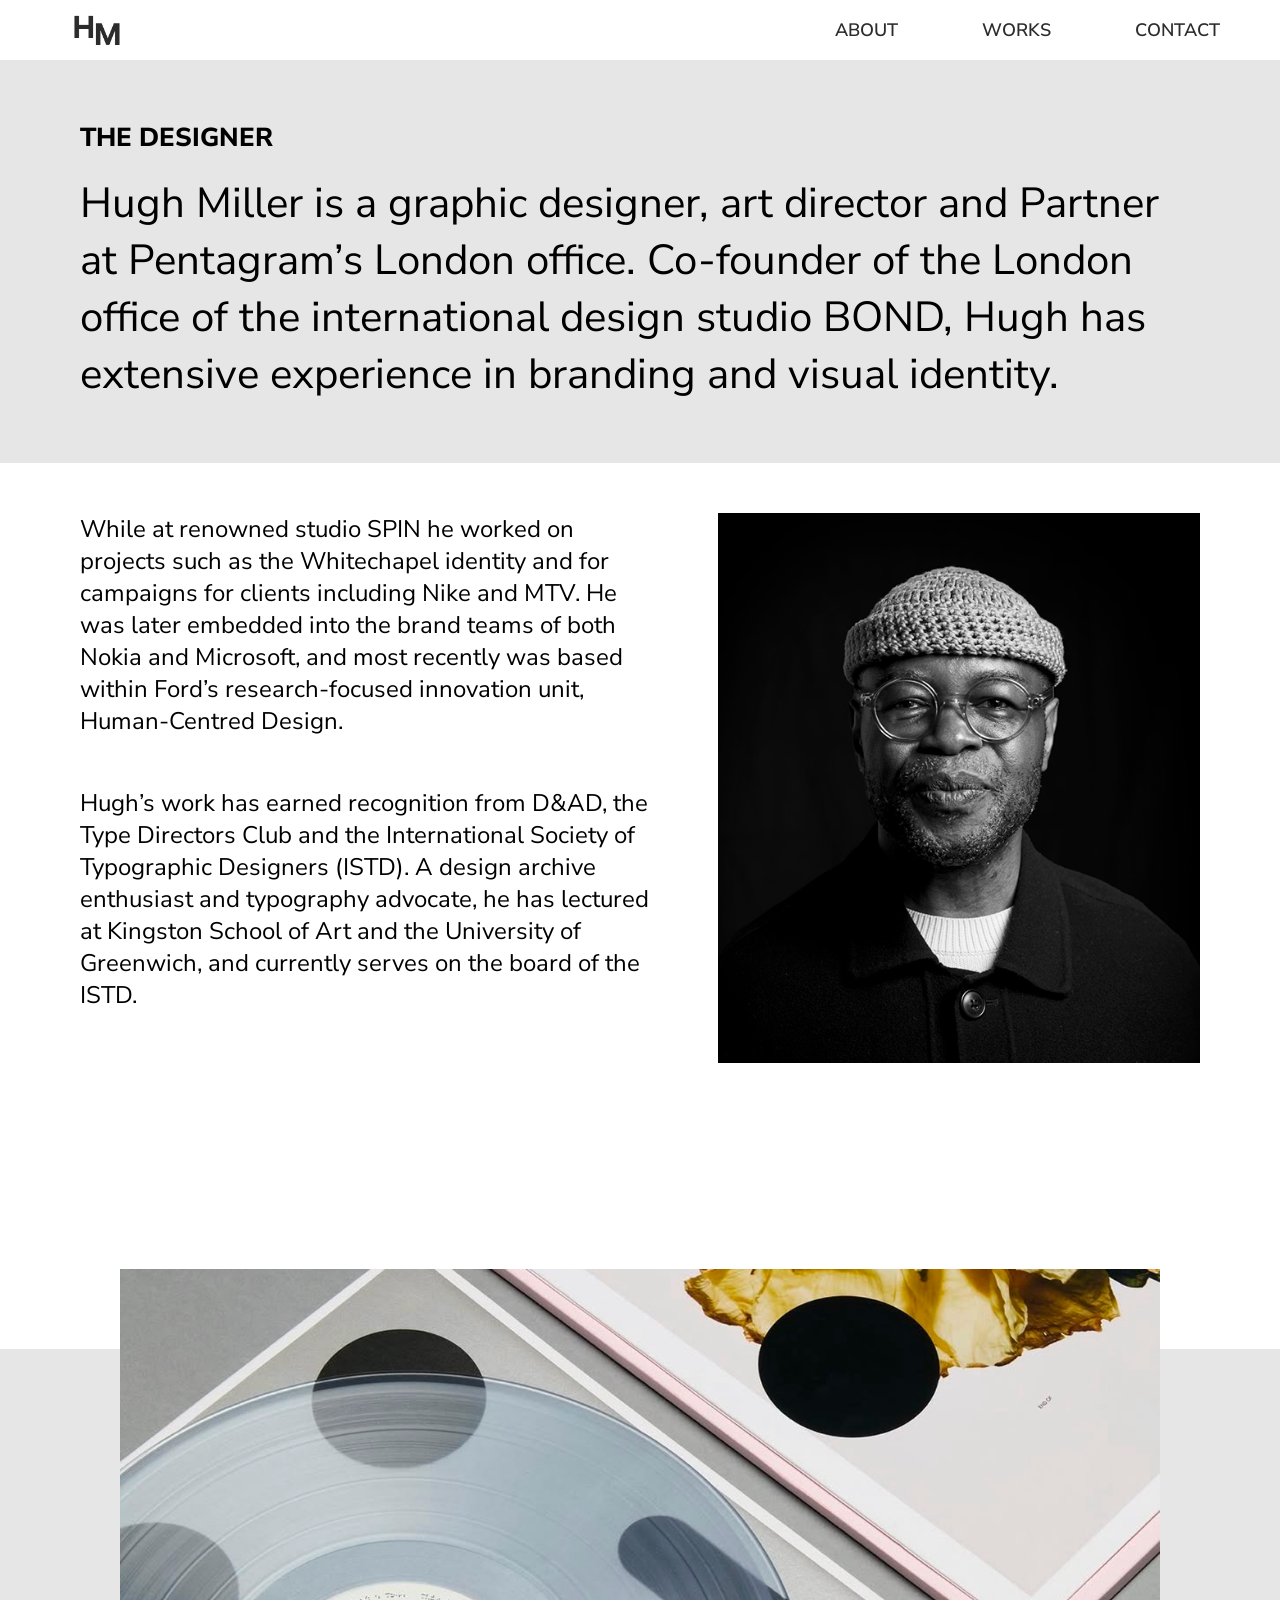
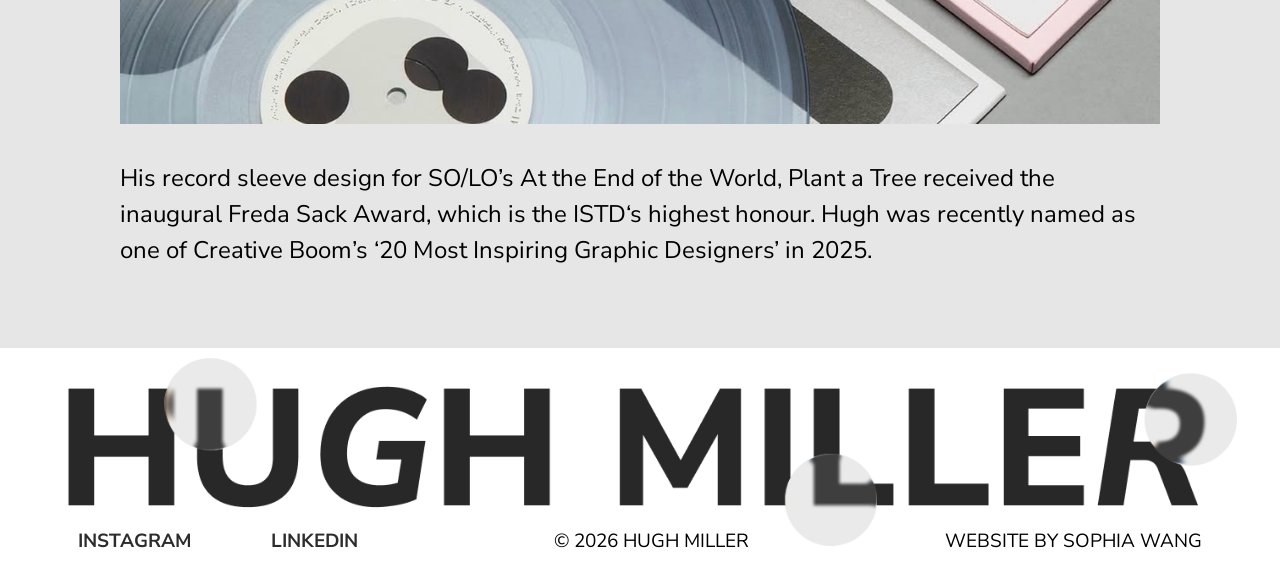
<file: about.html>
<!DOCTYPE html>
<html lang="en">
<head>
    <title>About - Hugh Miller</title>

    <!-- Nunito Sans Fonts -->
    <link rel="preconnect" href="https://fonts.googleapis.com">
    <link rel="preconnect" href="https://fonts.gstatic.com" crossorigin>

    <link href="https://fonts.googleapis.com/css2?family=Nunito+Sans:ital,opsz,wght@0,6..12,200..1000;1,6..12,200..1000&family=Open+Sans:ital,wght@0,300..800;1,300..800&display=swap" rel="stylesheet">

    <link rel="stylesheet" href="styles.css">
</head>

<body>

<!-- NAVBAR -->
<header class="navbar">
    <div class="logo">
        <a href="index.html">
            <img src="media/images/HM_logo.png" alt="Hugh Miller Logo">
        </a>
    </div>

    <nav class="nav-links">
        <a href="about.html" class="nav-link">ABOUT</a>
        <a href="works.html" class="nav-link">WORKS</a>
        <a href="contact.html" class="nav-link">CONTACT</a>
    </nav>
</header>

<main>

<section class="intro-description">
    <p class="small-title">THE DESIGNER</p>
    <p class="big-text">
        Hugh Miller is a graphic designer, art director and Partner at Pentagram’s London office. 
        Co-founder of the London office of the international design studio BOND, Hugh has extensive 
        experience in branding and visual identity.
    </p>
</section>

<section class="about-content">
    <div class="paragraphs">
        <p>
            While at renowned studio SPIN he worked on projects such as the Whitechapel identity and for campaigns for clients including Nike and MTV. He was later embedded into the brand teams of both Nokia and Microsoft, and most recently was based within Ford’s research-focused innovation unit, Human-Centred Design. 
        </p>
        <p>
            Hugh’s work has earned recognition from D&AD, the Type Directors Club and the International Society of Typographic Designers (ISTD). A design archive enthusiast and typography advocate, he has lectured at Kingston School of Art and the University of Greenwich, and currently serves on the board of the ISTD.
        </p>
    </div>

    <div class="artist-image">
        <img src="media/images/Artist_img.png" alt="Hugh Miller portrait">
    </div>
</section>

<section class="about-decoration">
    <img src="media/images/About_deco.png" alt="Artwork image">
    <p>
        His record sleeve design for SO/LO’s At the End of the World, Plant a Tree received the inaugural Freda Sack Award, which is the ISTD‘s highest honour. Hugh was recently named as one of Creative Boom’s ‘20 Most Inspiring Graphic Designers’ in 2025.
    </p>
</section>

</main>

<!-- FOOTER -->
<footer class="footer">

    <img src="media/images/Footer_image.png" alt="Hugh Miller">

    <div class="footer-text">
        <div class="footer-left">
            <a href="https://www.instagram.com/neue_miller/" target="_blank">INSTAGRAM</a>
            <a href="https://www.linkedin.com/in/hugh-miller-ba19104/" target="_blank">LINKEDIN</a>
        </div>

        <div class="footer-center">
            © 2026 HUGH MILLER
        </div>

        <div class="footer-right">
            WEBSITE BY SOPHIA WANG
        </div>
    </div>

</footer>

</body>
</html>
</file>
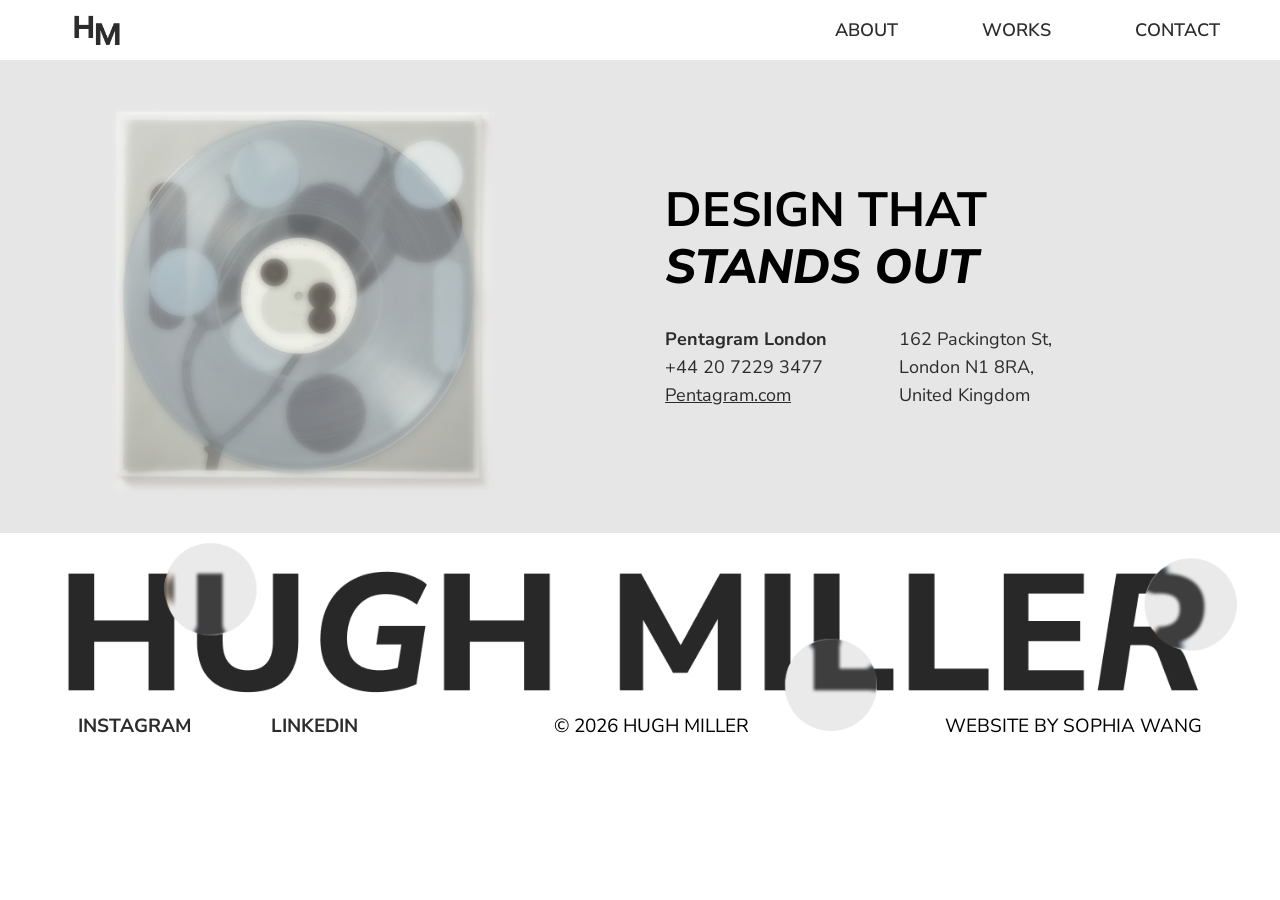
<file: contact.html>
<!DOCTYPE html>
<html lang="en">
<head>
    <title>Contact - Hugh Miller</title>

    <!-- Nunito Sans Fonts -->
    <link rel="preconnect" href="https://fonts.googleapis.com">
    <link rel="preconnect" href="https://fonts.gstatic.com" crossorigin>

    <link href="https://fonts.googleapis.com/css2?family=Nunito+Sans:ital,opsz,wght@0,6..12,200..1000;1,6..12,200..1000&family=Open+Sans:ital,wght@0,300..800;1,300..800&display=swap" rel="stylesheet">

    <link rel="stylesheet" href="styles.css">
</head>

<body>

<!-- NAVBAR -->
<header class="navbar">
    <div class="logo">
        <a href="index.html">
            <img src="media/images/HM_logo.png" alt="Hugh Miller Logo">
        </a>
    </div>

    <nav class="nav-links">
        <a href="about.html" class="nav-link">ABOUT</a>
        <a href="works.html" class="nav-link">WORKS</a>
        <a href="contact.html" class="nav-link active">CONTACT</a>
    </nav>
</header>

<main>

<section class="contact-layout">

    <!-- IMAGE -->
    <div class="contact-image">
        <img src="media/images/Contact_deco.png" alt="Artwork">
    </div>

    <!-- CONTENT -->
    <div class="content">

        <h1 class="contact-heading">
            DESIGN THAT <br>
            <em>STANDS OUT</em>
        </h1>

        <div class="contact-info-grid">

            <!-- LEFT INFO -->
            <div>
                <p class="bold">Pentagram London</p>
                <p>+44 20 7229 3477</p>
                <p><a href="https://www.pentagram.com/" target="_blank">Pentagram.com</a></p>
            </div>

            <!-- RIGHT INFO -->
            <div>
                <p>162 Packington St,</p>
                <p>London N1 8RA,</p>
                <p>United Kingdom</p>
            </div>

        </div>

    </div>

</section>

</main>

<!-- FOOTER -->
<footer class="footer">

    <img src="media/images/Footer_image.png" alt="Hugh Miller">

    <div class="footer-text">
        <div class="footer-left">
            <a href="https://www.instagram.com/neue_miller/" target="_blank">INSTAGRAM</a>
            <a href="https://www.linkedin.com/in/hugh-miller-ba19104/" target="_blank">LINKEDIN</a>
        </div>

        <div class="footer-center">
            © 2026 HUGH MILLER
        </div>

        <div class="footer-right">
            WEBSITE BY SOPHIA WANG
        </div>
    </div>

</footer>

</body>
</html>
</file>
<file: styles.css>
/* ================= homepage ================= */

/* CLEAR FORMATTING */
* {
    margin: 0;
    padding: 0;
    box-sizing: border-box;
}

/* BODY */
body {
    font-family: "Nunito Sans";
    background: #ffffff;
    color: #000;
}

/* NAVBAR */
.navbar {
    position: sticky;
    top: 0;
    width: 100%;
    height: 60px;
    background: rgba(255, 255, 255, 0.93);
    display: flex;
    justify-content: space-between;
    align-items: center;
    padding: 20px 60px;
    z-index: 1000;
}

.logo {
    display: flex;
    align-items: center;
    margin: 0;
    padding: 0;
}

.logo img {
    display: block;
    height: 48px;
    width: auto;
    transition: transform 0.3s ease;
}

.logo img:hover {
    transform: scale(1.05);
}

.nav-links a {
    margin-left: 80px;
    text-decoration: none;
    color: #2C2C2C;
    font-size: 18px;
    font-style: normal;
    font-weight: 600;
    transition: font-weight 0.3s ease;
}

.nav-links a:hover {
    font-weight: 800;
}

/* INTRO VIDEO */
.intro-video {
    position: relative;
}

.intro-video video {
    width: 100%;
    height: 100%;
    object-fit: contain;
    display: block;
}

/* DESIGNER BRIEF */
.about {
    padding: 120px;
    background: #E6E6E6;
}

.title {
    color: #2C2C2C;
    font-size: 26px;
    font-weight: 800;
    line-height: normal;
    margin-bottom: 40px;
}

.description {
    color: #2C2C2C;
    font-size: 58px;
    font-weight: 500;
    line-height: normal;
}

/* MOVING TEXT VIDEO*/
.moving-text {
    width: 100%;
    height: 80px;
    overflow: hidden;
}

.moving-text video {
    width: 100%;
    height: 100%;
    object-fit: cover;
}

/* WORKS GALLERY */
.gallery {
    padding: 60px;
    background: #A9A9A9;
}

.grid {
    display: grid;
    grid-template-columns: repeat(2, 2fr);
    gap: 20px;
    margin-left: 20px;
    margin-right: 20px;
}

.gallery-item {
    position: relative;
    overflow: hidden;
    transform: scale(0.9);
    transform-origin: center;
}

.gallery-item img {
    width: 100%;
    display: block;
}

/* WORKS OVERLAY */
.gallery-overlay {
    position: absolute;
    inset: 0;
    background: rgba(0, 0, 0, 0.32);
    display: flex;
    align-items: end;
    justify-content: flex-start;
    padding: 18px;
    opacity: 0;
    transition: opacity 0.3s ease;
}

.gallery-overlay p {
    color: white;
    font-family: "Nunito Sans";
    font-size: 38px;
    font-weight: 700;
}

/* HOVER EFFECT */
.gallery-item:hover .gallery-overlay {
    opacity: 1;
}

.gallery-item img {
    width: 100%;
    display: block;
    transition: transform 0.2s ease;
}

.gallery-item:hover img {
    transform: scale(1.03);
}

/* FOOTER */
.footer img {
    width: 100%;
    margin-bottom: -30px;
}

.footer-text {
    display: flex;
    align-items: center;
    justify-content: space-between;
    padding: 30px 78px;
    font-size: 19px;
    padding-top: 1px;
}

.footer-left {
    display: flex;
    gap: 80px;
}

.footer-left a {
    text-decoration: none;
    color: #2C2C2C;
    font-weight: 700;
    transition: font-weight 0.2s ease;
}

.footer-left a:hover {
    font-weight: 800;
}

.footer-center {
    text-align: center;
}

.footer-right {
    text-align: right;
}

/* ================= ABOUT ================= */

/* INTRO PARAGRAPH */
.intro-description {
    background: #E6E6E6;
    padding: 70px 120px;
}

.small-title {
    font-size: 26px;
    font-weight: 800;
    margin-bottom: 20px;
}

.big-text {
    font-size: 50px;
}

/* BODY PARAGRAPHS */
.about-content {
    display: grid;
    grid-template-columns: 1.2fr 1fr;
    padding: 60px 120px;
    gap: 90px;
    background: #ffffff;
}

/* TEXT */
.paragraphs p {
    font-size: 27.5px;
    margin-bottom: 50px;
}

/* ARTIST IMAGE */
.artist-image img {
    width: 100%;
    height: auto;
    margin-bottom: 230px;
}

/* DECORATION IMAGE */
.about-decoration {
    background: #E6E6E6;
    padding: 20px 120px;
}

.about-decoration img {
    width: 100%;
    height: auto;
    margin-bottom: 30px;
    margin-top: -100px;
}

/* LAST PARAGRAPHS */
.about-decoration p {
    font-size: 27px;
    line-height: 1.5;
    margin-bottom: 60px;
}

/* SCREEN BREAKPOINTS */
@media screen and (min-width: 1400px) {
    .about-decoration img {
        margin-top: -200px;
    }
}
@media screen and (max-width: 900px) {
    .about-decoration img {
        margin-top: -200px;
    }
}
@media screen and (min-width:600px) and (max-width: 900px) {
    .about-decoration img {
        margin-top: -100px;
    }
}
@media screen and (max-width:600px) {
     .about-decoration img {
        margin-top: 0px;
    }
}

/* ================= WORKS ================= */

/* WORKS PAGE LAYOUT */
.works-page {
    background: #E6E6E6;
    font-family: "Nunito Sans";
    padding: 50px 100px;
}

.works-top {
    display: flex;
    justify-content: space-between;
    align-items: flex-start;
    margin-bottom: 50px;
}

/* TITLE */
.works-title {
    font-size: 40px;
    font-weight: 800;
    letter-spacing: 0;
    color: #2C2C2C;
}

.works-title em {
    font-style: italic;
    font-weight: 800;
}

/* SORT BUTTONS */
.works-sort {
    display: flex;
    align-items: center;
    gap: 8px;
    margin-top: 7px;
}

.sort-btn {
    border: none;
    background: none;
    font-size: 16px;
    color: #2C2C2C;
    font-family: "Nunito Sans";
    cursor: pointer;
    padding: 0;
}

.sort-btn.active {
    font-weight: 800;
}

.sort-divider {
    font-size: 16px;
    color: #2C2C2C;
}

/* WORKS LIST */
.works-list {
    display: flex;
    flex-direction: column;
    gap: 28px;
}

.work-row {
    display: grid;
    grid-template-columns: 2fr auto;
    align-items: start;
    column-gap: 40px;
    position: relative;
    min-height: 55px;
}

.work-row:hover .work-name,
.work-row:hover .work-meta,
.work-row:focus-within .work-name,
.work-row:focus-within .work-meta {
    font-weight: 700;
}

.work-name {
    font-size: 30px;
    line-height: 1.25;
    cursor: pointer;
    transition: font-weight 0.25s ease;
}

.work-meta {
    font-size: 30px;
    line-height: 1.25;
    white-space: nowrap;
    text-align: left;
    cursor: pointer;
    transition: font-weight 0.25s ease;
}

/* PREVIEW */
.work-preview {
    grid-column: 1 / -1;
    display: grid;
    grid-template-columns: 1.75fr auto 1fr;
    align-items: end;

    opacity: 0;
    max-height: 0;
    pointer-events: none;

    transition: opacity 0.4s ease, max-height 0.4s ease, margin-top 0.4s ease;
    margin-top: 0;
}

/* PREVIEW BELOW HOVERED ROW */
.work-row:hover .work-preview,
.work-row:focus-within .work-preview {
    opacity: 1;
    max-height: 260px;
    pointer-events: auto;
    margin-top: 12px;
}

/* IMAGE PLACEMENT */
.preview-image-wrap {
    grid-column: 2;
    position: relative;
    height: 150px;
    display: flex;
    align-items: flex-end;
    justify-content: center;
    min-width: 180px;
    margin: 0 auto;
}

.preview-image {
    height: 200px;
    width: auto;
    display: block;
    object-fit: contain;
}

/* ARROW CONTROLS */
.preview-arrow {
    position: absolute;
    top: 40%;
    transform: translateY(-50%);
    width: 20px;
    height: 20px;
    border: none;
    background: rgba(255, 255, 255, 0);
    color: #2C2C2C;
    border-radius: 50%;
    font-size: 38px;
    line-height: 20px;
    text-align: center;
    cursor: pointer;
    padding: 0;
}

.preview-arrow-left {
    left: -22px;
}

.preview-arrow-right {
    right: -22px;
}

/* LINE */
.preview-divider {
    grid-column: 1 / -1;
    border-top: 2px solid #2C2C2C;
    margin-top: 0px;
}

/* IMAGE COUNT */
.preview-count {
    grid-column: 2;
    justify-self: center;
    margin-top: 4px;
    font-size: 14px;
    line-height: 14px;
    color: #2C2C2C;
    text-align: center;
}

/* HIDE PREVIEW */
.work-row.is-expanded .work-preview {
    display: none;
}

/* EXPANDED GALLERY */
.work-expanded {
    grid-column: 1 / -1;
    display: none;
    margin-top: 10px;
}

/* SHOW EXPANDED GALLERY */
.work-row.is-expanded .work-expanded {
    display: block;
}

/* EXPANDED GALLERY LAYOUT */
.expanded-gallery-wrap {
    position: relative;
    display: grid;
    grid-template-columns: 40px 1fr 40px;
    align-items: center;
    width: 100%;
    column-gap: 12px;
}

.expanded-gallery {
    display: grid;
    grid-template-columns: repeat(3, 1fr);
    gap: 18px;
    width: 100%;
    align-items: stretch;
    transition: opacity 0.4s ease
}

/* IMAGES */
.expanded-image {
    width: 100%;
    height: 260px;
    object-fit: cover;
    display: block;
}

/* ARROW CONTROLS */
.expanded-arrow {
    border: none;
    background: rgba(255, 255, 255, 0);
    color: #2C2C2C;
    font-size: 46px;
    line-height: 1;
    cursor: pointer;
    padding: 0;
    justify-self: center;
}

/* LINE DIVIDER */
.expanded-divider {
    border-top: 2px solid #2C2C2C;
    margin-top: 8px;
}

/* LINK HOMEPAGE ARTWORKS TO WORKS PAGE */
.gallery-item-link {
    display: block;
    text-decoration: none;
    color: inherit;
}

/* ================= CONTACT ================= */

/* CONTACT LAYOUT */
.contact-layout {
    display: grid;
    grid-template-columns: 1fr 1fr;
    align-items: center;
    gap: 80px;
    padding: 30px 10vw;
    background: #E6E6E6;
}

/* IMAGE */
.contact-image img {
    width: 80%;
    height: auto;
    display: block;
}

/* RIGHT SIDE */
.contact-content {
    display: flex;
    flex-direction: column;
    justify-content: center;
}

/* TITLE */
.contact-heading {
    font-size: 58px;
    font-weight: 700;
    line-height: 1.2;
    margin-bottom: 30px;
}

.contact-heading em {
    font-style: italic;
    font-weight: 800;
}

/* INFO GRID */
.contact-info-grid {
    display: grid;
    grid-template-columns: 1fr 1.3fr;
    gap: 10px;
    font-size: 18px;
}

/* TEXT */
.contact-info-grid p {
    margin-bottom: 4px;
    color: #2C2C2C;
}

.contact-info-grid a {
    color: #2C2C2C;
}

/* BOLD TEXT LINE */
.bold {
    font-weight: 700;
}

/* ================= RESPONSIVE ================= */

@media screen and (max-width: 1400px) {
    .about {
        padding: 90px 80px;
    }

    .description {
        font-size: 48px;
    }

    .intro-description {
        padding: 60px 80px;
    }

    .big-text {
        font-size: 42px;
    }

    .about-content {
        padding: 50px 80px;
        gap: 60px;
    }

    .paragraphs p,
    .about-decoration p {
        font-size: 24px;
    }

    .works-page {
        padding: 40px 70px;
    }

    .work-name,
    .work-meta {
        font-size: 26px;
    }

    .contact-layout {
        gap: 50px;
        padding: 30px 7vw;
    }

    .contact-heading {
        font-size: 48px;
    }
}
</file>
